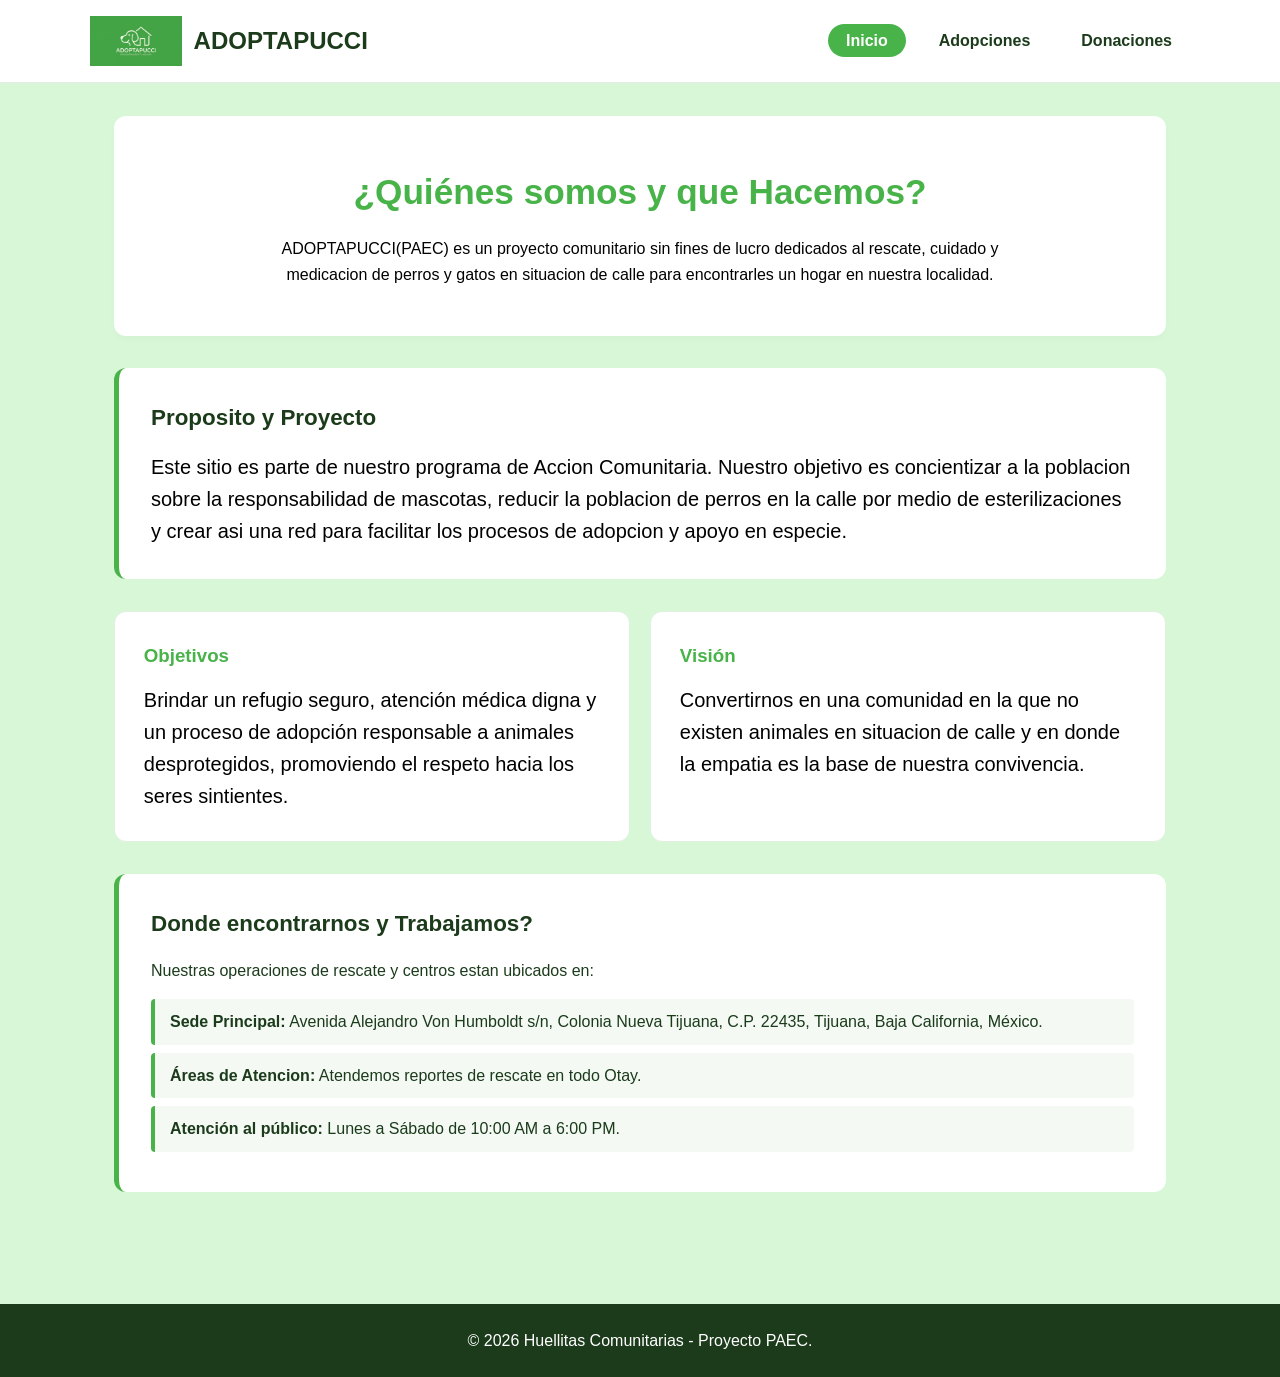
<file: index.html>
<!DOCTYPE html>
<html lang="es">
<head>
    <meta name="viewport" content="width=device-width, initial-scale=1.0">
    <meta charset="UTF-8">
    <meta name="viewport" content="width=device-width, initial-scale=1.0">
    <title>Inicio</title>
    <link rel="stylesheet" href="estilo.css">
</head>
<body>
    <header>
        <div class="nav-container">
            <div class="logo-container">
                <img src="imagenes/logo-adoptapucci.jpg"  alt="Logo de ADOPTAPUCCI" class="logo-prin">
                <h1>ADOPTAPUCCI</h1>
            </div>
            <nav>
                <ul>
                    <li><a href="index.html" class="activo">Inicio</a></li>
                    <li><a href="adopciones.html">Adopciones</a></li>
                    <li><a href="donaciones.html">Donaciones</a></li>
                </ul>
            </nav>
        </div>
    </header>
    <main>
        <section class="hero-presentacion">
            <h2>¿Quiénes somos y que Hacemos?</h2>
            <p class="subtitulo">ADOPTAPUCCI(PAEC) es un proyecto comunitario sin fines de lucro dedicados al rescate, cuidado y medicacion de perros y gatos en situacion de calle para encontrarles un hogar en nuestra localidad.</p>
        </section>

        <section class="seccion-tarjeta">
            <h3>Proposito y Proyecto</h3>
            <p class="text-pagina">Este sitio es parte de nuestro programa de Accion Comunitaria. Nuestro objetivo es concientizar a la poblacion sobre la responsabilidad de mascotas, reducir la  poblacion de perros en la calle por medio de esterilizaciones y crear asi una red para facilitar los procesos de adopcion y apoyo en especie.</p>
        </section>

        <div class="grid-dos-columnas">
            <article class="tarjeta-info">
                <h3>Objetivos</h3>
                <p class="text-pagina">Brindar un refugio seguro, atención médica digna y un proceso de adopción responsable a animales desprotegidos, promoviendo el respeto hacia los seres sintientes.</p>
            </article>

            <article class="tarjeta-info">
                <h3>Visión</h3>
                <p class="text-pagina">Convertirnos en una comunidad en la que no existen animales en situacion de calle y en donde la empatia es la base de nuestra convivencia.</p>
            </article>
        </div>

        <section class="seccion-tarjeta">
            <h3>Donde encontrarnos y Trabajamos?</h3>
            <p>Nuestras operaciones de rescate y centros estan ubicados en:</p>
            <ul class="lista-estilizada">
                <li><strong>Sede Principal:</strong> Avenida Alejandro Von Humboldt s/n, Colonia Nueva Tijuana, C.P. 22435, Tijuana, Baja California, México.</li>
                <li><strong>Áreas de Atencion:</strong> Atendemos reportes de rescate en todo Otay.</li>
                <li><strong>Atención al público:</strong> Lunes a Sábado de 10:00 AM a 6:00 PM.</li>
            </ul>
        </section>
    </main>

    <footer>
        <p>&copy; 2026 Huellitas Comunitarias - Proyecto PAEC.</p>
    </footer>

</body>
</html>
</file>
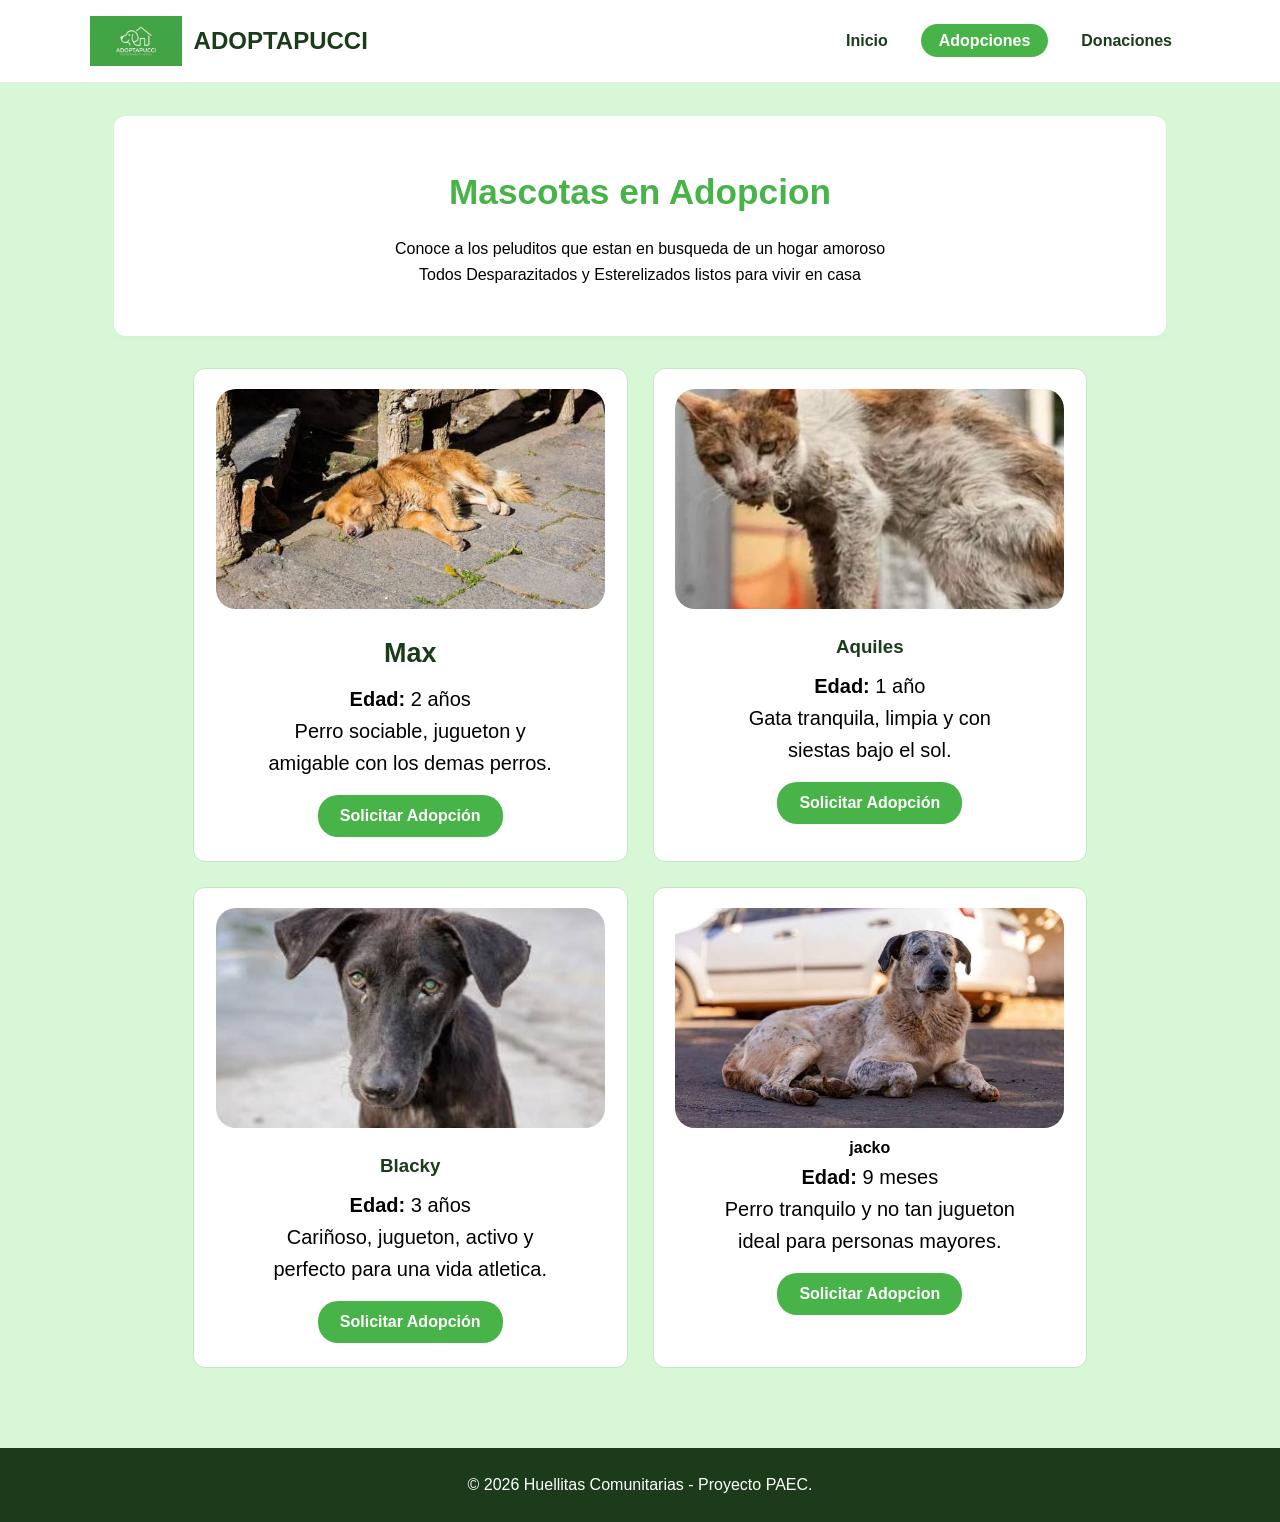
<file: adopciones.html>
<!DOCTYPE html>
<html lang="es">
<head>
    <meta name="viewport" content="width=device-width, initial-scale=1.0">
    <meta charset="UTF-8">
    <meta name="viewport" content="width=device-width, initial-scale=1.0">
    <title>Adopciones</title>
    <link rel="stylesheet" href="estilo.css">
</head>
<body>

    <header>
        <div class="nav-container">
            <div class="logo-container">
                <img src="imagenes/logo-adoptapucci.jpg" alt="Logo ADOPTAPUCCI" class="logo-prin">
                <h1>ADOPTAPUCCI</h1>
            </div>
            <nav>
                <ul>
                    <li><a href="index.html">Inicio</a></li>
                    <li><a href="adopciones.html" class="activo">Adopciones</a></li>
                    <li><a href="donaciones.html">Donaciones</a></li>
                </ul>
            </nav>
        </div>
    </header>

    <main>
        <section class="hero-presentacion">
            <h2>Mascotas en Adopcion</h2>
            <p class="subtitulo"> Conoce a los peluditos que estan en busqueda de un hogar amoroso<br>
            Todos Desparazitados y Esterelizados listos para vivir en casa</p>
        </section>

        <section class="galeria-grid">
            <article class="tarjeta-animal">
                <img src="imagenes/perro-prueba.jpg" alt="Perro mestizo café llamado Max">
                <h3 class="text-adopcion">Max</h3>
                <p class="text-pagina"><strong>Edad:</strong> 2 años</p>
                <p class="text-pagina margin-adopcion">Perro sociable, jugueton y amigable con los demas perros.</p>
                <a href="max.html" class="btn-accion">Solicitar Adopción</a>
            </article>

            <article class="tarjeta-animal">
                <img src="imagenes/gata-calica.jpg" alt="Gata calica">
                <h3 class="subtitulo">Aquiles</h3>
                <p class="text-pagina"><strong>Edad:</strong> 1 año</p>
                <p class="text-pagina margin-adopcion">Gata tranquila, limpia y con siestas bajo el sol.</p>
                <a href="aquiles.html" class="btn-accion">Solicitar Adopción</a>
            </article>

            <article class="tarjeta-animal">
                <img src="imagenes/balcky.jpg" alt="Perro mediano blacky">
                <h3 class="subtitulo">Blacky</h3>
                <p class="text-pagina"><strong>Edad:</strong> 3 años</p>
                <p class="text-pagina margin-adopcion">Cariñoso, jugueton, activo y perfecto para una vida atletica.</p>
                <a href="blacky.html" class="btn-accion">Solicitar Adopción</a>
            </article>

            <article class="tarjeta-animal">
                <img src="imagenes/jacko.jpg" alt="Perro amarillo con rastas">
                <h4 class="subtitulo">jacko</h4>
                <p class="text-pagina"><strong>Edad:</strong> 9 meses</p>
                <p class="text-pagina margin-adopcion">Perro tranquilo y no tan jugueton ideal para personas mayores.</p>
                <a  href="jacko.html" class="btn-accion">Solicitar Adopcion</a>
            </article>

        </section>
    </main>

    <footer>
        <p>&copy; 2026 Huellitas Comunitarias - Proyecto PAEC.</p>
    </footer>

</body>
</html>
</file>
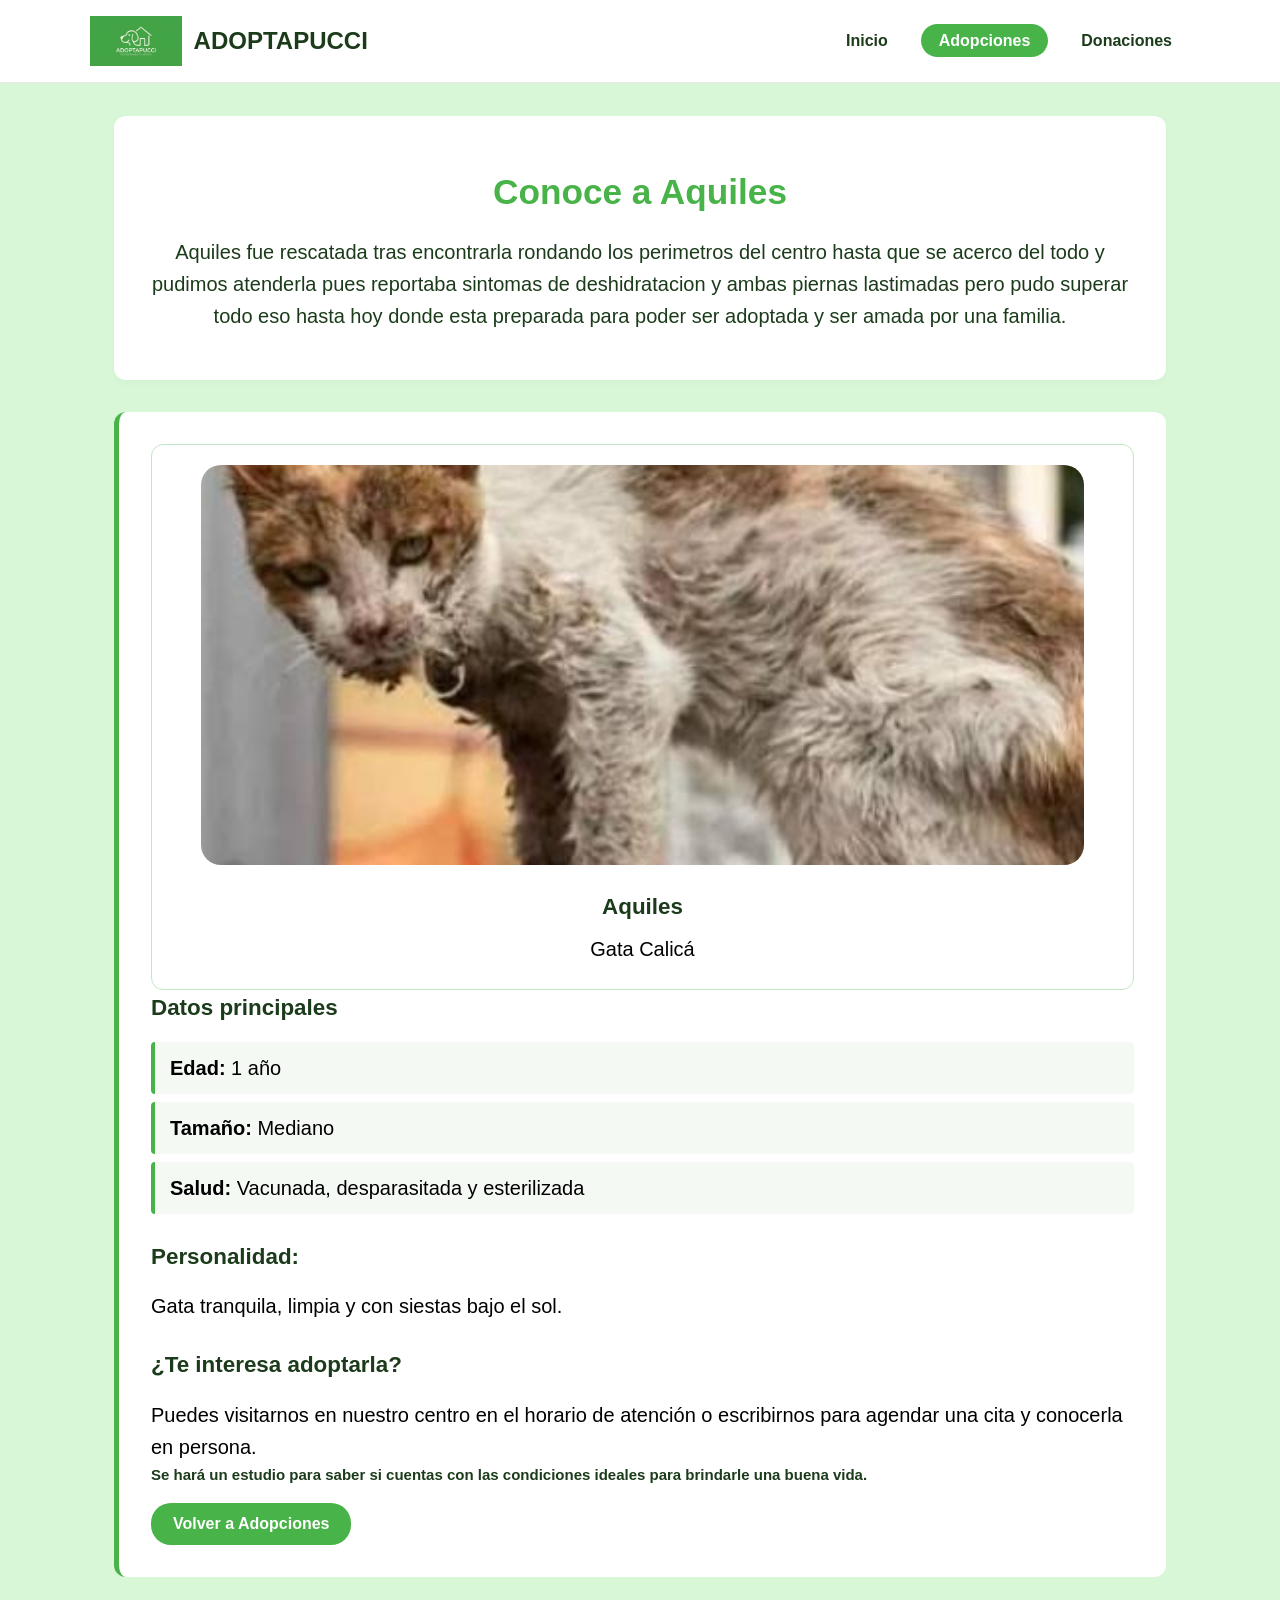
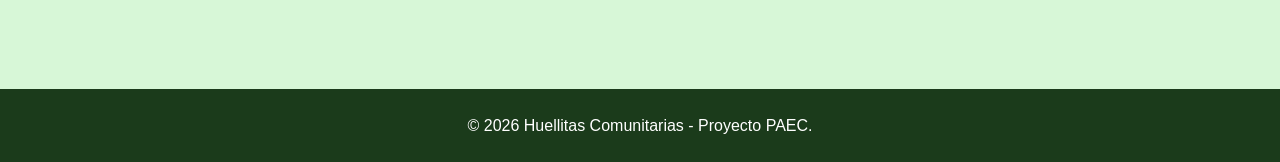
<file: aquiles.html>
<!DOCTYPE html>
<html lang="es">
<head>
    <meta name="viewport" content="width=device-width, initial-scale=1.0">
    <meta charset="UTF-8">
    <meta name="viewport" content="width=device-width, initial-scale=1.0">
    <title>Perfil de Aquiles</title>
    <link rel="stylesheet" href="estilo.css">
</head>
<body>
    <header>
        <div class="nav-container">
            <div class="logo-container">
                <img src="imagenes/logo-adoptapucci.jpg" alt="Logo de Huellitas Comunitarias" class="logo-prin">
                <h1>ADOPTAPUCCI</h1>
            </div>
            <nav>
                <ul>
                    <li><a href="index.html">Inicio</a></li>
                    <li><a href="adopciones.html" class="activo">Adopciones</a></li>
                    <li><a href="donaciones.html">Donaciones</a></li>
                </ul>
            </nav>
        </div>
    </header>

    <main>
        <section class="hero-presentacion">
            <h2>Conoce a Aquiles</h2>
            <p style="font-size: 20px;">Aquiles fue rescatada tras encontrarla rondando los perimetros del centro hasta que se acerco del todo y pudimos atenderla pues reportaba sintomas de deshidratacion y ambas piernas lastimadas pero pudo superar todo eso hasta hoy donde esta preparada para poder ser adoptada y ser amada por una familia.</p>
        </section>

        <section class="seccion-tarjeta">
            <div class="tarjeta-animal">
                <img src="imagenes/gata-calica.jpg" alt="Foto de Aquiles" style="height: 400px;">
                <h3>Aquiles</h3>
                <p class="text-pagina">Gata Calicá</p>
            </div>

            <h3>Datos principales</h3>
            <ul class="lista-estilizada">
                <li class="text-pagina"><strong>Edad:</strong> 1 año</li>
                <li class="text-pagina"><strong>Tamaño:</strong> Mediano</li>
                <li class="text-pagina"><strong>Salud:</strong> Vacunada, desparasitada y esterilizada</li>
            </ul>

            <h3 style="margin-top: 25px;">Personalidad:</h3>
            <p class="text-pagina">Gata tranquila, limpia y con siestas bajo el sol.</p>

            <h3 style="margin-top: 25px;">¿Te interesa adoptarla?</h3>
            <p class="text-pagina">Puedes visitarnos en nuestro centro en el horario de atención o escribirnos para agendar una cita y conocerla en persona.</p>
            <p style="font-size: 15px;"><strong>Se hará un estudio para saber si cuentas con las condiciones ideales para brindarle una buena vida.</strong></p>

            <a href="adopciones.html" class="btn-accion">Volver a Adopciones</a>
        </section>
    </main>

    <footer>
        <p>&copy; 2026 Huellitas Comunitarias - Proyecto PAEC.</p>
    </footer>
</body>
</html>
</file>
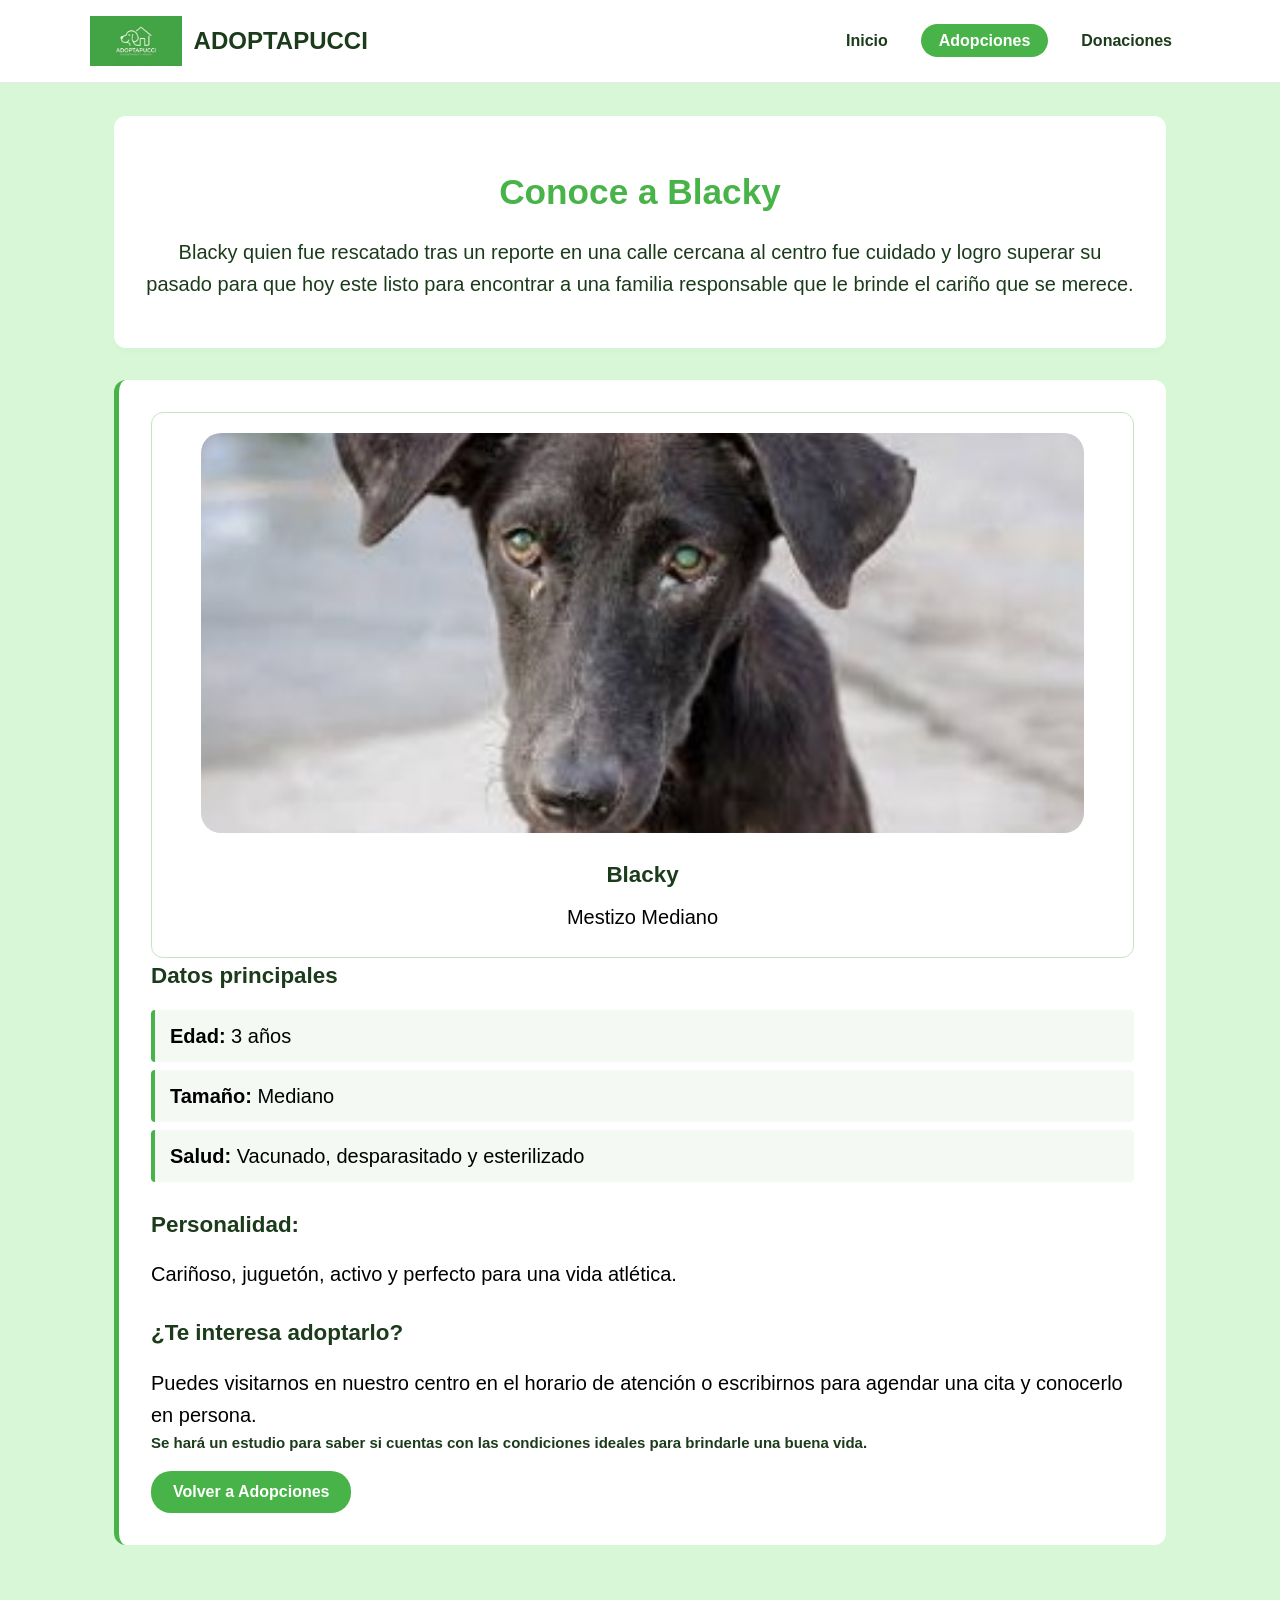
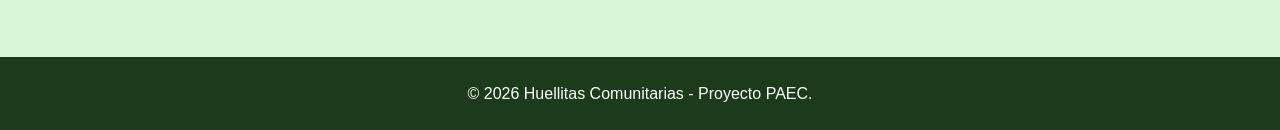
<file: blacky.html>
<!DOCTYPE html>
<html lang="es">
<head>
    <meta name="viewport" content="width=device-width, initial-scale=1.0">
    <meta charset="UTF-8">
    <meta name="viewport" content="width=device-width, initial-scale=1.0">
    <title>Perfil de Blacky</title>
    <link rel="stylesheet" href="estilo.css">
</head>
<body>
    <header>
        <div class="nav-container">
            <div class="logo-container">
                <img src="imagenes/logo-adoptapucci.jpg" alt="Logo de Huellitas Comunitarias" class="logo-prin">
                <h1>ADOPTAPUCCI</h1>
            </div>
            <nav>
                <ul>
                    <li><a href="index.html">Inicio</a></li>
                    <li><a href="adopciones.html" class="activo">Adopciones</a></li>
                    <li><a href="donaciones.html">Donaciones</a></li>
                </ul>
            </nav>
        </div>
    </header>

    <main>
        <section class="hero-presentacion">
            <h2>Conoce a Blacky</h2>
            <p style="font-size: 20px;">Blacky quien fue rescatado tras un reporte en una calle cercana al centro fue cuidado y logro superar su pasado para que hoy este listo para encontrar a una familia responsable que le brinde el cariño que se merece.</p>
        </section>

        <section class="seccion-tarjeta">
            <div class="tarjeta-animal">
                <img src="imagenes/balcky.jpg" alt="Foto de Blacky" style="height: 400px;">
                <h3>Blacky</h3>
                <p class="text-pagina">Mestizo Mediano</p>
            </div>

            <h3>Datos principales</h3>
            <ul class="lista-estilizada">
                <li class="text-pagina"><strong>Edad:</strong> 3 años</li>
                <li class="text-pagina"><strong>Tamaño:</strong> Mediano</li>
                <li class="text-pagina"><strong>Salud:</strong> Vacunado, desparasitado y esterilizado</li>
            </ul>

            <h3 style="margin-top: 25px;">Personalidad:</h3>
            <p class="text-pagina">Cariñoso, juguetón, activo y perfecto para una vida atlética.</p>

            <h3 style="margin-top: 25px;">¿Te interesa adoptarlo?</h3>
            <p class="text-pagina">Puedes visitarnos en nuestro centro en el horario de atención o escribirnos para agendar una cita y conocerlo en persona.</p>
            <p style="font-size: 15px;"><strong>Se hará un estudio para saber si cuentas con las condiciones ideales para brindarle una buena vida.</strong></p>

            <a href="adopciones.html" class="btn-accion">Volver a Adopciones</a>
        </section>
    </main>

    <footer>
        <p>&copy; 2026 Huellitas Comunitarias - Proyecto PAEC.</p>
    </footer>
</body>
</html>
</file>
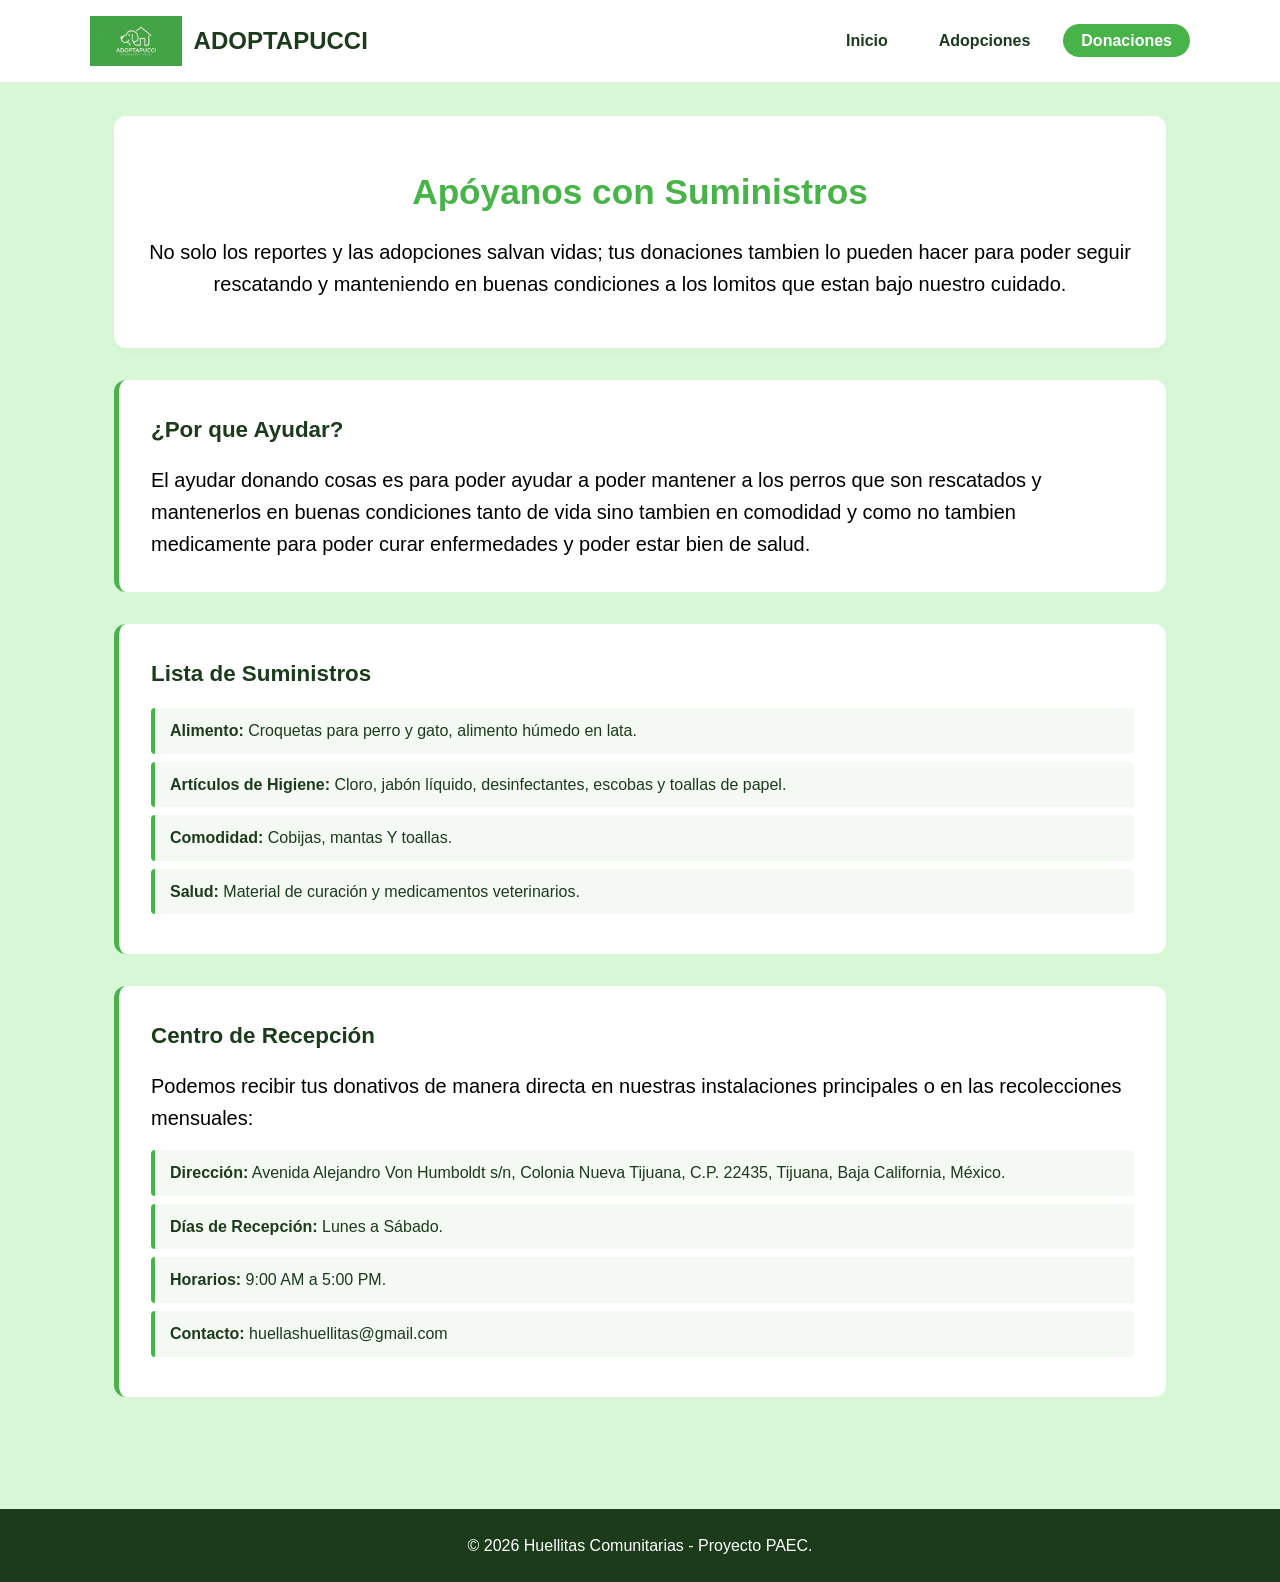
<file: donaciones.html>
<!DOCTYPE html>
<html lang="es">
<head>
    <meta name="viewport" content="width=device-width, initial-scale=1.0">
    <meta charset="UTF-8">
    <meta name="viewport" content="width=device-width, initial-scale=1.0">
    <title>Donaciones</title>
    <link rel="stylesheet" href="estilo.css">
</head>
<body>

    <header>
        <div class="nav-container">
            <div class="logo-container">
                <img src="imagenes/logo-adoptapucci.jpg" alt="Logo ADOPTAPUCCI" class="logo-prin">
                <h1>ADOPTAPUCCI</h1>
            </div>
            <nav>
                <ul>
                    <li><a href="index.html">Inicio</a></li>
                    <li><a href="adopciones.html">Adopciones</a></li>
                    <li><a href="donaciones.html" class="activo">Donaciones</a></li>
                </ul>
            </nav>
        </div>
    </header>

    <main>
        <section class="hero-presentacion">
            <h2>Apóyanos con Suministros</h2>
            <p class="text-pagina">No solo los reportes y las adopciones salvan vidas; tus donaciones tambien lo pueden hacer para poder seguir rescatando y manteniendo en buenas condiciones a los lomitos que estan bajo nuestro cuidado.</p>
        </section>

        <section class="seccion-tarjeta">
            <h3>¿Por que Ayudar?</h3>
            <p class="text-pagina">El ayudar donando cosas es para poder ayudar a poder mantener a los perros que son rescatados y mantenerlos en buenas condiciones tanto de vida sino tambien en comodidad y como no tambien medicamente para poder curar enfermedades y poder estar bien de salud.</p>
        </section>

        <section class="seccion-tarjeta">
            <h3>Lista de Suministros</h3>
            <ul class="lista-estilizada">
                <li><strong>Alimento:</strong> Croquetas para perro y gato, alimento húmedo en lata.</li>
                <li><strong>Artículos de Higiene:</strong> Cloro, jabón líquido, desinfectantes, escobas y toallas de papel.</li>
                <li><strong>Comodidad:</strong> Cobijas, mantas Y toallas.</li>
                <li><strong>Salud:</strong> Material de curación y medicamentos veterinarios.</li>
            </ul>
        </section>

        <section class="seccion-tarjeta">
            <h3>Centro de Recepción</h3>
            <p class="text-pagina">Podemos recibir tus donativos  de manera directa en nuestras instalaciones principales o en las recolecciones mensuales:</p>
            <ul class="lista-estilizada">
                <li><strong>Dirección:</strong> Avenida Alejandro Von Humboldt s/n, Colonia Nueva Tijuana, C.P. 22435, Tijuana, Baja California, México.</li>
                <li><strong>Días de Recepción:</strong> Lunes a Sábado.</li>
                <li><strong>Horarios:</strong> 9:00 AM a 5:00 PM.</li>
                <li><strong>Contacto:</strong> huellashuellitas@gmail.com</li>
            </ul>
        </section>
    </main>

    <footer>
        <p>&copy; 2026 Huellitas Comunitarias - Proyecto PAEC.</p>
    </footer>

</body>
</html>
</file>
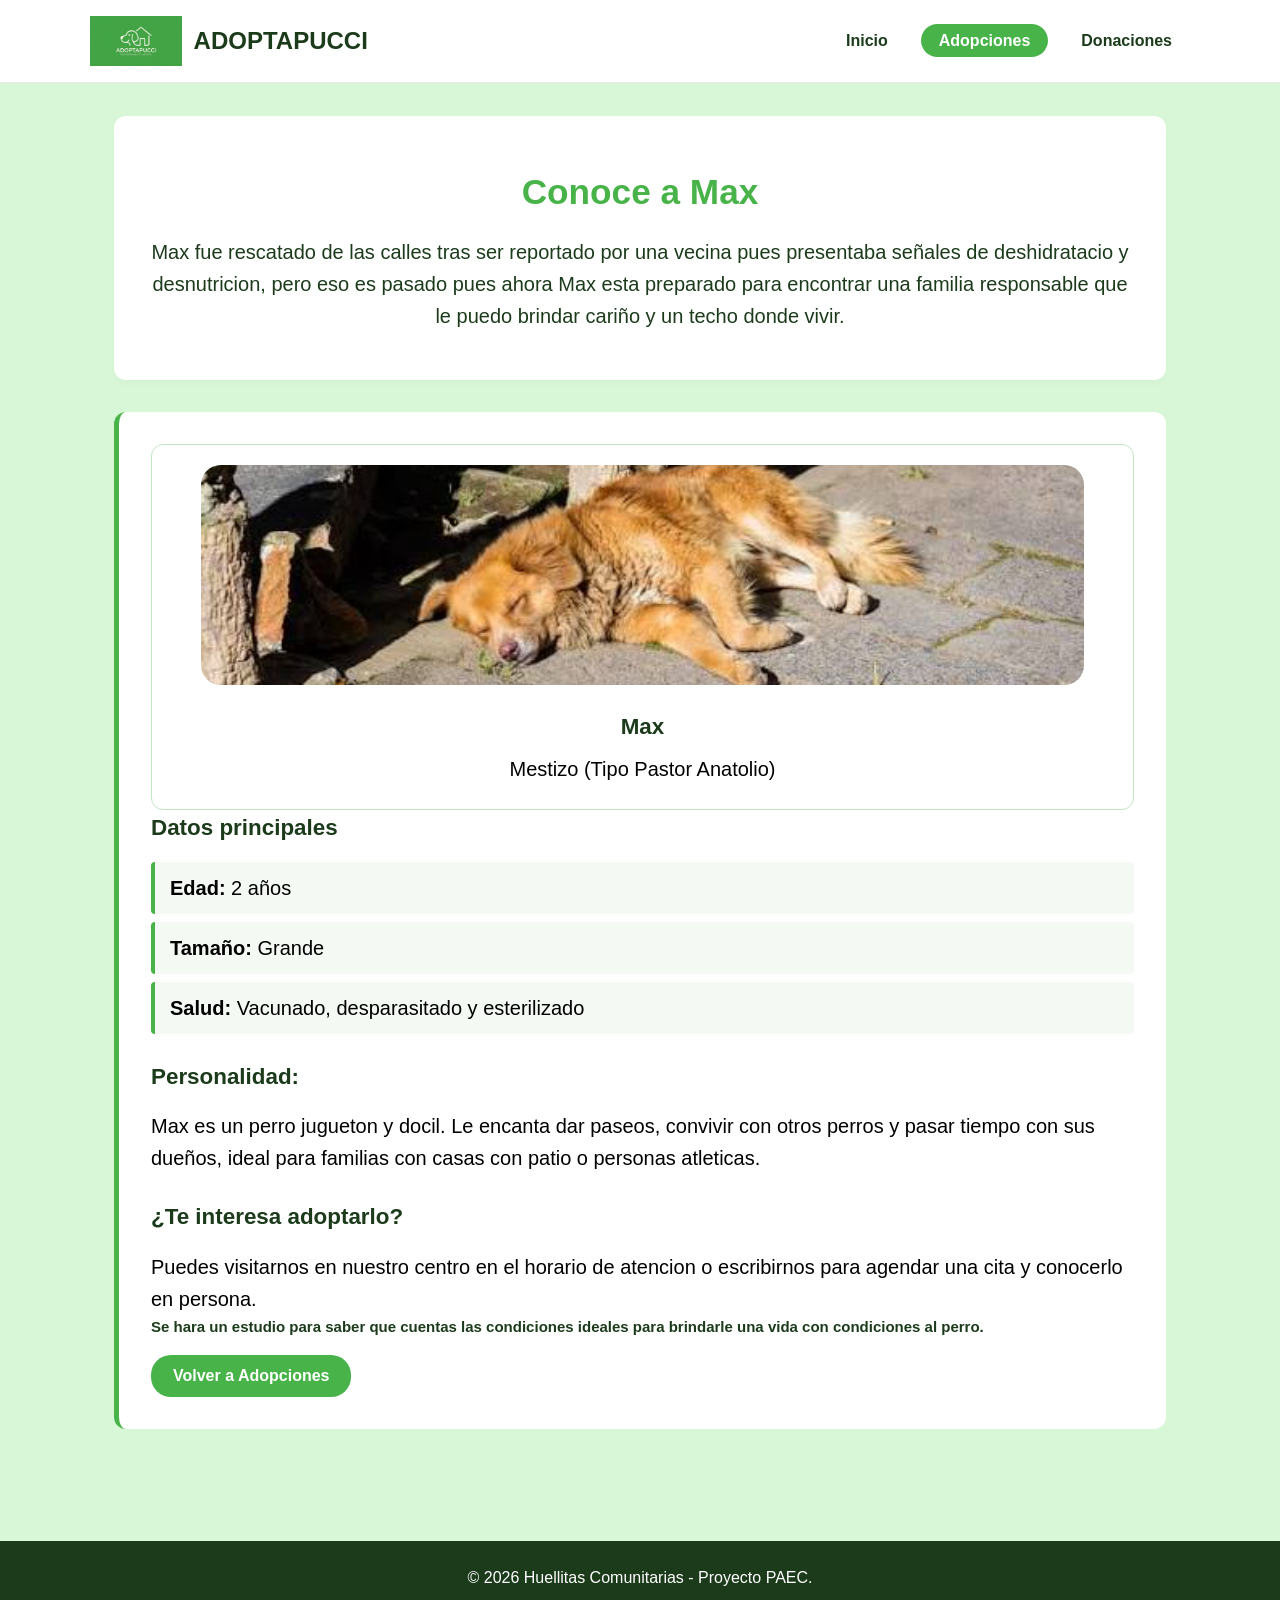
<file: max.html>
<!DOCTYPE html>
<html lang="es">
<head>
    <meta name="viewport" content="width=device-width, initial-scale=1.0">
    <meta charset="UTF-8">
    <meta name="viewport" content="width=device-width, initial-scale=1.0">
    <title>Perfil de Max</title>
    <link rel="stylesheet" href="estilo.css">
</head>
<body>

    <header>
        <div class="nav-container">
            <div class="logo-container">
                <img src="imagenes/logo-adoptapucci.jpg" alt="Logo de Huellitas Comunitarias" class="logo-prin">
                <h1>ADOPTAPUCCI</h1>
            </div>
            <nav>
                <ul>
                    <li><a href="index.html">Inicio</a></li>
                    <li><a href="adopciones.html" class="activo">Adopciones</a></li>
                    <li><a href="donaciones.html">Donaciones</a></li>
                </ul>
            </nav>
        </div>
    </header>

    <main>
        <section class="hero-presentacion">
            <h2>Conoce a Max</h2>
            <p style="font-size: 20px;">Max fue rescatado de las calles tras ser reportado por una vecina pues presentaba señales de deshidratacio y desnutricion, pero eso es pasado pues ahora Max esta preparado para encontrar una familia responsable que le puedo brindar cariño y un techo donde vivir.</p>
        </section>

        <section class="seccion-tarjeta">
            <div class="tarjeta-animal">
                <img src="imagenes/perro-prueba.jpg" alt="Foto de Max rescatado">
                <h3>Max</h3>
                <p class="text-pagina">Mestizo (Tipo Pastor Anatolio)</p>
            </div>

            <h3>Datos principales</h3>
            <ul class="lista-estilizada">
                <li class="text-pagina"><strong>Edad:</strong> 2 años</li>
                <li class="text-pagina"><strong>Tamaño:</strong> Grande</li>
                <li class="text-pagina"><strong>Salud:</strong> Vacunado, desparasitado y esterilizado</li>
            </ul>

            <h3 style="margin-top: 25px;">Personalidad:</h3>
            <p class="text-pagina">Max es un perro jugueton y docil. Le encanta dar paseos, convivir con otros perros y pasar tiempo con sus dueños, ideal para familias con casas con patio o personas atleticas.</p>

            <h3 style="margin-top: 25px;">¿Te interesa adoptarlo?</h3>
            <p class="text-pagina">Puedes visitarnos en nuestro centro en el horario de atencion o escribirnos para agendar una cita y conocerlo en persona.</p>

            <p style="font-size: 15px;"><strong>Se hara un estudio para saber que cuentas las condiciones ideales para brindarle una vida con condiciones al perro.</strong></p>
            
            <a href="adopciones.html" class="btn-accion">Volver a Adopciones</a>
        </section>
    </main>

    <footer>
        <p>&copy; 2026 Huellitas Comunitarias - Proyecto PAEC.</p>
    </footer>

</body>
</html>
</file>
<file: estilo.css>
* {
    margin: 0;
    padding: 0;
    box-sizing: border-box;
}

body {
    font-family: 'Segoe UI', Tahoma, Geneva, Verdana, sans-serif;
    background-color: #d7f7d7;
    color: #1B3B1B;
    line-height: 1.6;
    display: flex;
    flex-direction: column;
    min-height: 100vh;
}

header {
    background-color: #ffffff;
    border-bottom: 2px solid #e0efe0;
    padding: 1rem 2rem;
}

.nav-container {
    max-width: 1100px;
    margin: 0 auto;
    display: flex;
    justify-content: space-between;
    align-items: center;
}

.logo-container {
    display: flex;
    align-items: center;
    gap: 12px;
}

.logo-container img {
    height: 50px;
    width: auto;
}

.logo-container h1 {
    font-size: 1.5rem;
    color: #1B3B1B;
}

nav ul {
    display: flex;
    list-style: none;
    gap: 15px;
}

nav a {
    text-decoration: none;
    color: #1B3B1B;
    font-weight: 600;
    padding: 8px 18px;
    border-radius: 20px;
    transition: all 0.3s ease;
}

nav a:hover, nav a.activo {
    background-color: #48B348;
    color: #ffffff;
}

main {
    max-width: 1100px;
    margin: 2rem auto;
    padding: 0 1.5rem;
    flex: 1;
    background-color: #d7f7d7;
}

.hero-presentacion {
    background-color: #ffffff;
    padding: 3rem 2rem;
    border-radius: 12px;
    text-align: center;
    margin-bottom: 2rem;
    box-shadow: 0 4px 6px rgba(0,0,0,0.02);
}

.hero-presentacion h2 {
    color: #48B348;
    font-size: 2.2rem;
    margin-bottom: 1rem;
}

.text-pagina {
    color: black;
    font-size: 20px;
}

.subtitulo {
    color: black;
    max-width: 800px;
    margin: 0 auto;
}

.text-adopcion {
    color: black;
    max-width: 800px;
    margin-top: 5px;
    font-size: 27px;
}

.seccion-tarjeta {
    background: #ffffff;
    padding: 2rem;
    border-radius: 12px;
    margin-bottom: 2rem;
    border-left: 5px solid #48B348;
}

.seccion-tarjeta h3 {
    color: #1B3B1B;
    margin-bottom: 1rem;
    font-size: 1.4rem;
}

.grid-dos-columnas {
    display: grid;
    grid-template-columns: repeat(auto-fit, minmax(300px, 1fr));
    gap: 20px;
    margin-bottom: 2rem;
}

.tarjeta-info {
    background-color: #ffffff;
    padding: 1.8rem;
    border-radius: 12px;
    border: 1px solid #e0efe0;
}

.tarjeta-info h3 {
    color: #48B348;
    margin-bottom: 0.8rem;
}

.galeria-grid {
    display: grid;
    grid-template-columns: repeat(auto-fit, minmax(300px, 1fr)); 
    gap: 25px;
    width: 85%;
    max-width: 1200px;
    margin: 25px auto 0 auto; 
    align-items: stretch; 
}

.margin-adopcion {
    margin-left: 70px;
    margin-right: 70px;
}

.logo-prin {
    height: 60px;
    width: auto;
}

.tarjeta-animal {
    background-color: #ffffff;
    border-radius: 12px;
    border: 1px solid #c3e6c3;
    padding-bottom: 1.5rem;
    text-align: center;
    width: 100%;   
    max-width: none;  
}

.tarjeta-animal img {
    width: 90%;
    height: 220px;
    margin-top: 20px;
    object-fit: cover;
    border-radius: 20px;
}

.tarjeta-animal h3 {
    margin: 1rem 0 0.5rem;
    color: #1B3B1B;
}

.btn-accion {
    display: inline-block;
    margin-top: 1rem;
    background-color: #48B348;
    color: white;
    padding: 8px 22px;
    border-radius: 20px;
    text-decoration: none;
    font-weight: bold;
}

.lista-estilizada {
    list-style-type: none;
    margin-top: 1rem;
}

.lista-estilizada li {
    padding: 10px 15px;
    background: #F4F9F4;
    margin-bottom: 8px;
    border-left: 4px solid #48B348;
    border-radius: 4px;
}

footer {
    background-color: #1B3B1B;
    color: #ffffff;
    text-align: center;
    padding: 1.5rem;
    margin-top: 3rem;
}





/*Esto es de prueba y solo para que se adapte al telefono, lo hice por fuera y para poder usarlo en este mismo
/* Media query para pantallas de teléfonos (menores a 768px) */
@media (max-width: 768px) {
    /* Ajustar el menú para que no se amontone */
    .nav-container {
        flex-direction: column;
        gap: 15px;
        text-align: center;
    }

    nav ul {
        flex-wrap: wrap;
        justify-content: center;
    }

    /* Ajustar los márgenes laterales del contenido */
    main {
        padding: 0 0.8rem;
        margin: 1rem auto;
    }

    /* Reducir el ancho de la galería para que quepa bien en pantalla */
    .galeria-grid {
        width: 100%;
        margin-left: 0;
        margin-right: 0;
        grid-template-columns: 1fr; /* Muestra los animales de 1 en 1 */
    }

    /* Quitar los márgenes fijos grandes que deforman el texto */
    .margin-adopcion {
        margin-left: 10px;
        margin-right: 10px;
    }

    /* Ajustar el tamaño de la tarjeta para móviles */
    .seccion-tarjeta {
        padding: 1rem;
    }

    .tarjeta-animal img {
        width: 100%;
        height: auto; /* Mantiene la proporción de la foto sin deformarla */
        max-height: 250px;
    }
}
</file>
